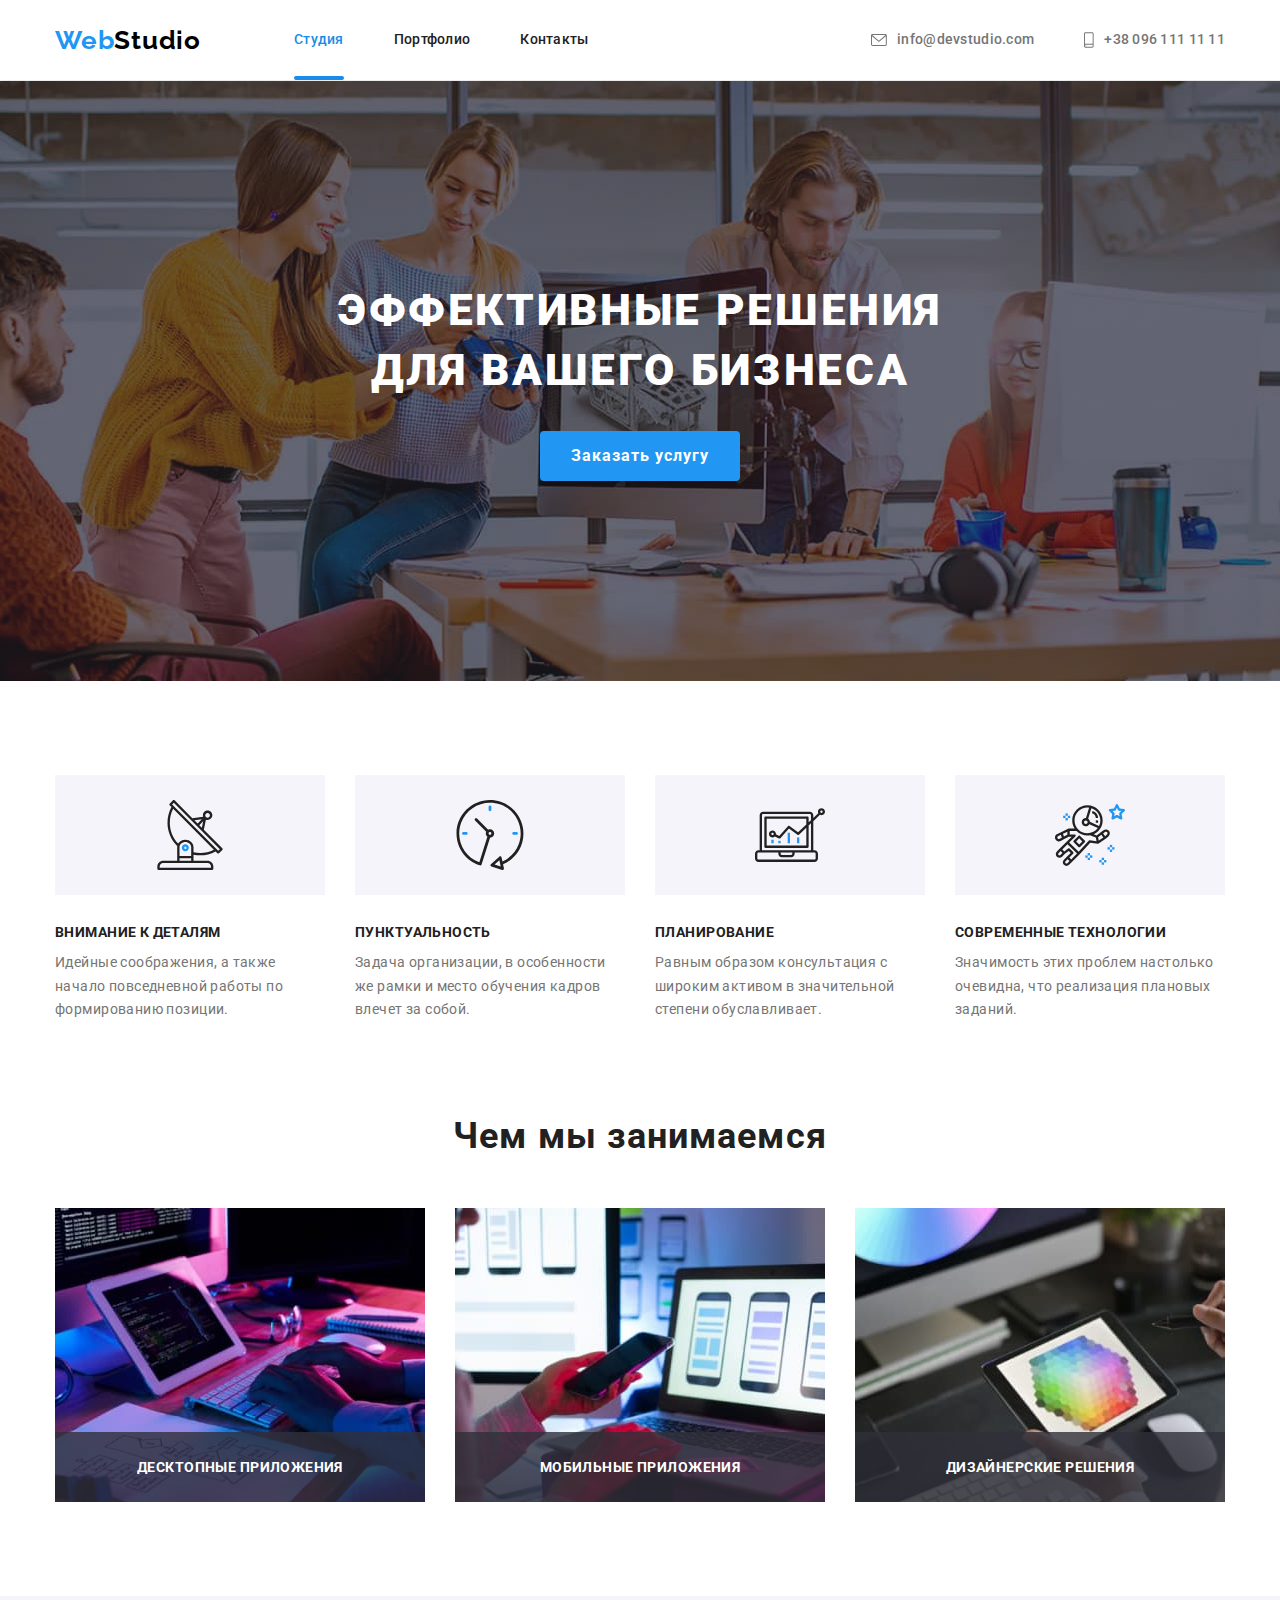
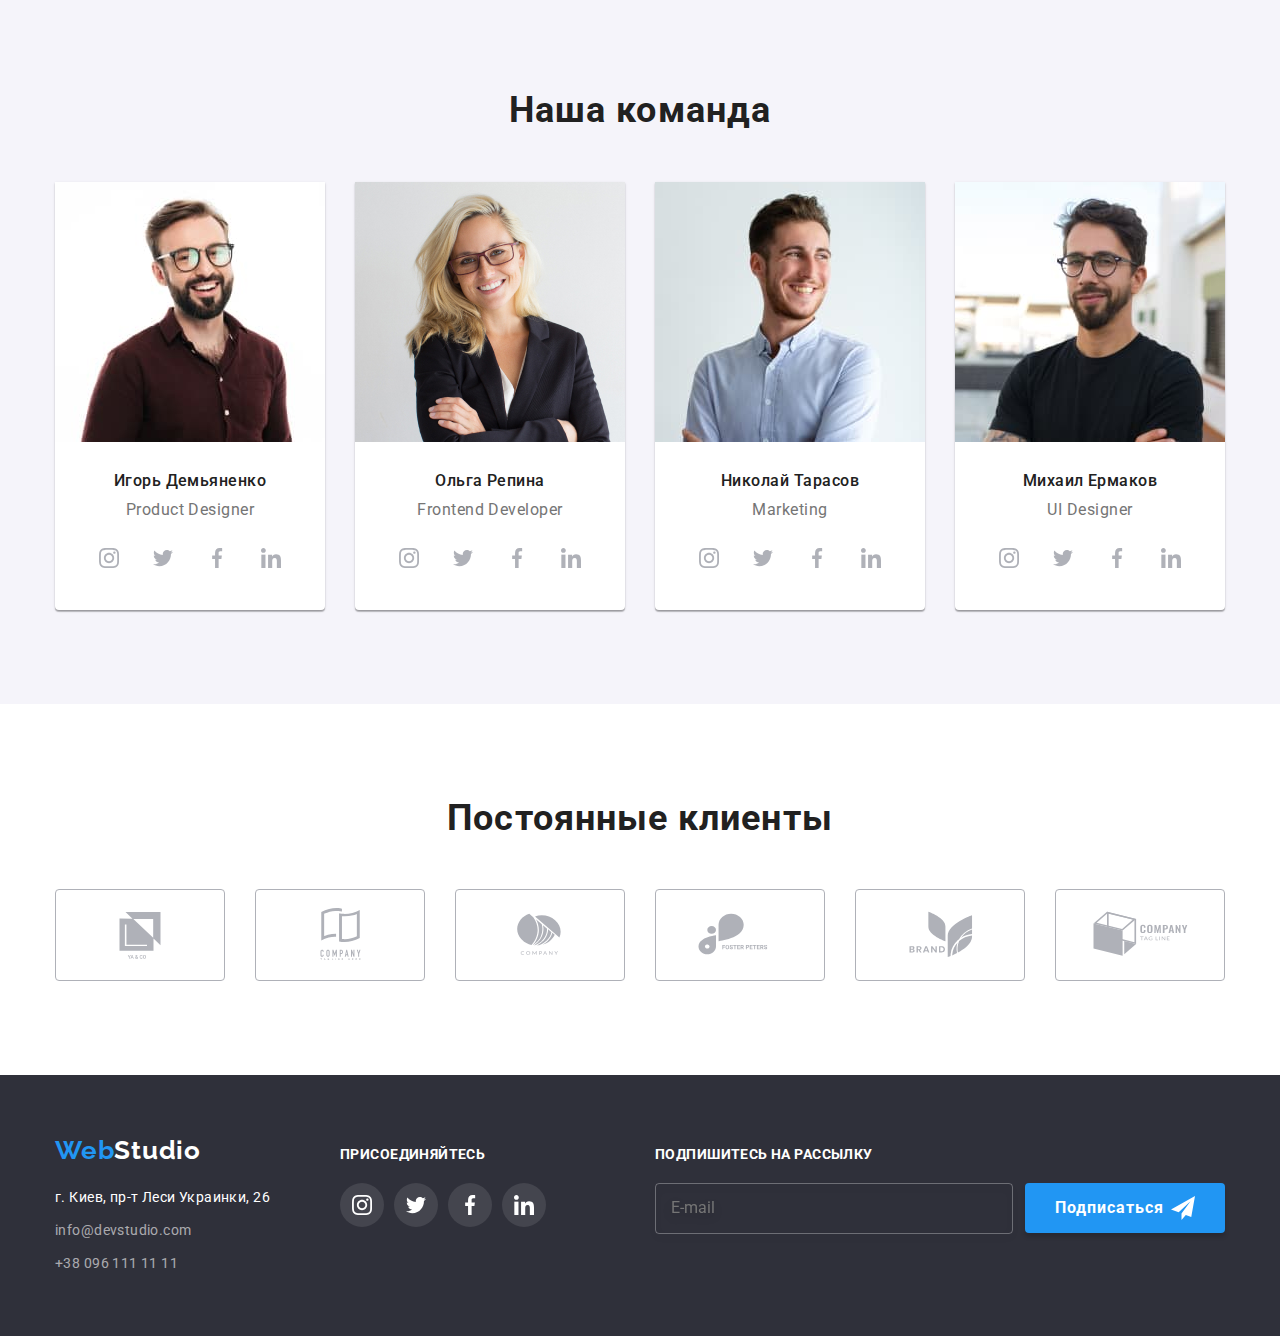
<file: index.html>
<!DOCTYPE html>
<html lang="ru">
  <head>
    <meta charset="UTF-8" />
    <meta http-equiv="X-UA-Compatible" content="IE=edge" />
    <meta name="viewport" content="width=device-width, initial-scale=1.0" />
    <title>Студия</title>
    <link rel="preconnect" href="https://fonts.googleapis.com" />
    <link rel="preconnect" href="https://fonts.gstatic.com" crossorigin />
    <link
      href="https://fonts.googleapis.com/css2?family=Raleway:wght@700&family=Roboto:wght@400;500;700;900&display=swap"
      rel="stylesheet"
    />
    <link rel="stylesheet" href="./css/main.min.css" />
  </head>
  <body>
    <header class="header">
      <div class="container">
        <div class="header-inner">
          <a class="logo" href="#"><span class="logo__web">Web</span>Studio</a>

          <button
            type="button"
            class="menu-botton"
            aria-expanded="false"
            aria-controls="menu-container"
            data-menu-button
          >
            <svg
              class="menu-icon"
              width="40px"
              height="40px"
              aria-label="Переключатель мобильного меню"
            >
              <use
                class="icon-close"
                href="./images/icons.svg#menu_close"
              ></use>
              <use class="icon-open" href="./images/icons.svg#menu_open"></use>
            </svg>
          </button>

          <div class="menu-container" id="menu-container" data-menu>
            <nav class="nav">
              <ul class="nav__list">
                <li class="nav__item">
                  <a class="nav__link nav__link--active" href="./index.html"
                    >Студия</a
                  >
                </li>
                <li class="nav__item">
                  <a class="nav__link" href="./portfolio.html">Портфолио</a>
                </li>
                <li class="nav__item">
                  <a class="nav__link" href="#">Контакты</a>
                </li>
              </ul>
            </nav>
            <ul class="contact">
              <li class="contact__item">
                <a class="contact__link" href="mailto:info@devstudio.com">
                  <svg class="contact__icon" width="16" height="12">
                    <use href="./images/icons.svg#mail  "></use>
                  </svg>
                  info@devstudio.com
                </a>
              </li>
              <li class="contact__item">
                <a class="contact__link" href="tel:+380961111111">
                  <svg class="contact__icon" width="10" height="16">
                    <use href="./images/icons.svg#tel"></use>
                  </svg>
                  +38 096 111 11 11</a
                >
              </li>
            </ul>
            <ul class="menu-social">
              <li class="menu-link">Instagram</li>
              <li class="menu-link">Twitter</li>
              <li class="menu-link">Facebook</li>
              <li class="menu-link">LinkedIn</li>
            </ul>
          </div>
        </div>
      </div>
    </header>

    <main>
      <section class="hero">
        <div class="container">
          <h1 class="hero__title">Эффективные решения для вашего бизнеса</h1>
          <button class="button" type="button" data-modal-open>
            Заказать услугу
          </button>
        </div>
      </section>

      <section class="section">
        <div class="container">
          <h2 class="visually-hidden">Ниши преимущества</h2>
          <ul class="info">
            <li class="info__item">
              <div class="info__icon-block">
                <svg class="info__icon">
                  <use href="./images/icons.svg#antenna"></use>
                </svg>
              </div>
              <h3 class="info__title">Внимание к деталям</h3>
              <p class="info__text">
                Идейные соображения, а также начало повседневной работы по
                формированию позиции.
              </p>
            </li>
            <li class="info__item">
              <div class="info__icon-block">
                <svg class="info__icon">
                  <use href="./images/icons.svg#clock"></use>
                </svg>
              </div>
              <h3 class="info__title">Пунктуальность</h3>
              <p class="info__text">
                Задача организации, в особенности же рамки и место обучения
                кадров влечет за собой.
              </p>
            </li>
            <li class="info__item">
              <div class="info__icon-block">
                <svg class="info__icon">
                  <use href="./images/icons.svg#diagram"></use>
                </svg>
              </div>
              <h3 class="info__title">Планирование</h3>
              <p class="info__text">
                Равным образом консультация с широким активом в значительной
                степени обуславливает.
              </p>
            </li>
            <li class="info__item">
              <div class="info__icon-block">
                <svg class="info__icon">
                  <use href="./images/icons.svg#astronaut"></use>
                </svg>
              </div>
              <h3 class="info__title">Современные технологии</h3>
              <p class="info__text">
                Значимость этих проблем настолько очевидна, что реализация
                плановых заданий.
              </p>
            </li>
          </ul>
        </div>
      </section>

      <section class="section section--nopaddingtop">
        <div class="container">
          <h2 class="doing__title">Чем мы занимаемся</h2>
          <ul class="doing">
            <li class="doing__item">
              <img
                width="370"
                srcset="./images/main1.jpg 1x, ./images/main1@2x.jpg 2x"
                src="./images/main1.jpg"
                alt="work pc"
              />
              <div class="doing__box">
                <p class="doing__text">Десктопные приложения</p>
              </div>
            </li>
            <li class="doing__item">
              <img
                width="370"
                srcset="./images/main2.jpg 1x, ./images/main2@2x.jpg 2x"
                src="./images/main2.jpg"
                alt="work phone"
              />
              <div class="doing__box">
                <p class="doing__text">Мобильные приложения</p>
              </div>
            </li>
            <li class="doing__item">
              <img
                width="370"
                srcset="./images/main3.jpg 1x, ./images/main3@2x.jpg 2x"
                src="./images/main3.jpg"
                alt="work tablet"
              />
              <div class="doing__box">
                <p class="doing__text">Дизайнерские решения</p>
              </div>
            </li>
          </ul>
        </div>
      </section>

      <section class="section section--otherbg">
        <div class="container">
          <h2 class="section__title">Наша команда</h2>
          <ul class="team">
            <li class="team__item">
              <div class="team__img-block">

               <picture >
                  <source srcset="./images/photo1_mobile.jpg 1x,
                  ./images/photo1_mobile@2x.jpg 2x" media="(max-width: 767px)">  
                  <source srcset="./images/photo1_tablet.jpg 1x,
                  ./images/photo1_tablet@2x.jpg 2x" media="(max-width: 1199px)">  
                  <source srcset="./images/photo1_desktop.jpg 1x,
                  ./images/photo1_desktop@2x.jpg 2x" media="(min-width: 1200px)">             
                  <img
                 class="team__img"
                    src="./images/photo1_mobile.jpg"
                    alt="Product Designe"
                  />
                </picture>
              </div>
              <div class="team__info">
                <h3 class="team__title">Игорь Демьяненко</h3>
                <p class="team__text">Product Designer</p>
                <ul class="footer__net">
                  <li>
                    <a class="network__link" href="#">
                      <svg class="network__icon">
                        <use href="./images/icons.svg#instagram"></use>
                      </svg>
                    </a>
                  </li>
                  <li>
                    <a class="network__link" href="#">
                      <svg class="network__icon">
                        <use href="./images/icons.svg#twitter"></use>
                      </svg>
                    </a>
                  </li>
                  <li>
                    <a class="network__link" href="#">
                      <svg class="network__icon">
                        <use href="./images/icons.svg#facebook"></use>
                      </svg>
                    </a>
                  </li>
                  <li>
                    <a class="network__link" href="#">
                      <svg class="network__icon">
                        <use href="./images/icons.svg#linkedin"></use>
                      </svg>
                    </a>
                  </li>
                </ul>
              </div>
            </li>
            <li class="team__item">
              <div class="team__img-block">
                <picture >
                  <source srcset="./images/photo2_mobile.jpg 1x,
                  ./images/photo2_mobile@2x.jpg 2x" media="(max-width: 767px)">  
                  <source srcset="./images/photo2_tablet.jpg 1x,
                  ./images/photo2_tablet@2x.jpg 2x" media="(max-width: 1199px)">  
                  <source srcset="./images/photo2_desktop.jpg 1x,
                  ./images/photo2_desktop@2x.jpg 2x" media="(min-width: 1200px)">             
                  <img
                   class="team__img"
                    src="./images/photo2_mobile.jpg"
                    alt="Frontend Developer"
                  />
                </picture>
              </div>
              <div class="team__info">
                <h3 class="team__title">Ольга Репина</h3>
                <p class="team__text">Frontend Developer</p>
                <ul class="footer__net">
                  <li>
                    <a class="network__link" href="#">
                      <svg class="network__icon">
                        <use href="./images/icons.svg#instagram"></use>
                      </svg>
                    </a>
                  </li>
                  <li>
                    <a class="network__link" href="#">
                      <svg class="network__icon">
                        <use href="./images/icons.svg#twitter"></use>
                      </svg>
                    </a>
                  </li>
                  <li>
                    <a class="network__link" href="#">
                      <svg class="network__icon">
                        <use href="./images/icons.svg#facebook"></use>
                      </svg>
                    </a>
                  </li>
                  <li>
                    <a class="network__link" href="#">
                      <svg class="network__icon">
                        <use href="./images/icons.svg#linkedin"></use>
                      </svg>
                    </a>
                  </li>
                </ul>
              </div>
            </li>
            <li class="team__item">
              <div class="team__img-block">

               <picture >
                  <source srcset="./images/photo3_mobile.jpg 1x,
                  ./images/photo3_mobile@2x.jpg 2x" media="(max-width: 767px)">  
                  <source srcset="./images/photo3_tablet.jpg 1x,
                  ./images/photo3_tablet@2x.jpg 2x" media="(max-width: 1199px)">  
                  <source srcset="./images/photo3_desktop.jpg 1x,
                  ./images/photo3_desktop@2x.jpg 2x" media="(min-width: 1200px)">             
                  <img
                   class="team__img"
                    src="./images/photo3_mobile.jpg"
                    alt="Marketing"
                  />
                </picture>
               
              </div>
              <div class="team__info">
                <h3 class="team__title">Николай Тарасов</h3>
                <p class="team__text">Marketing</p>
                <ul class="footer__net">
                  <li>
                    <a class="network__link" href="#">
                      <svg class="network__icon">
                        <use href="./images/icons.svg#instagram"></use>
                      </svg>
                    </a>
                  </li>
                  <li>
                    <a class="network__link" href="#">
                      <svg class="network__icon">
                        <use href="./images/icons.svg#twitter"></use>
                      </svg>
                    </a>
                  </li>
                  <li>
                    <a class="network__link" href="#">
                      <svg class="network__icon">
                        <use href="./images/icons.svg#facebook"></use>
                      </svg>
                    </a>
                  </li>
                  <li>
                    <a class="network__link" href="#">
                      <svg class="network__icon">
                        <use href="./images/icons.svg#linkedin"></use>
                      </svg>
                    </a>
                  </li>
                </ul>
              </div>
            </li>
            <li class="team__item">
              <div class="team__img-block">

               <picture>
                  <source srcset="./images/photo4_mobile.jpg 1x,
                  ./images/photo4_mobile@2x.jpg 2x" media="(max-width: 767px)">  
                  <source srcset="./images/photo4_tablet.jpg 1x,
                  ./images/photo4_tablet@2x.jpg 2x" media="(max-width: 1199px)">  
                  <source srcset="./images/photo4_desktop.jpg 1x,
                  ./images/photo4_desktop@2x.jpg 2x" media="(min-width: 1200px)">             
                  <img
                    class="team__img"
                    src="./images/photo4_mobile.jpg"
                    alt="UI Designer"
                  />
                </picture>

              </div>
              <div class="team__info">
                <h3 class="team__title">Михаил Ермаков</h3>
                <p class="team__text">UI Designer</p>

                <ul class="footer__net">
                  <li>
                    <a class="network__link" href="#">
                      <svg class="network__icon">
                        <use href="./images/icons.svg#instagram"></use>
                      </svg>
                    </a>
                  </li>
                  <li>
                    <a class="network__link" href="#">
                      <svg class="network__icon">
                        <use href="./images/icons.svg#twitter"></use>
                      </svg>
                    </a>
                  </li>
                  <li>
                    <a class="network__link" href="#">
                      <svg class="network__icon">
                        <use href="./images/icons.svg#facebook"></use>
                      </svg>
                    </a>
                  </li>
                  <li>
                    <a class="network__link" href="#">
                      <svg class="network__icon">
                        <use href="./images/icons.svg#linkedin"></use>
                      </svg>
                    </a>
                  </li>
                </ul>
              </div>
            </li>
          </ul>
        </div>
      </section>

      <section class="section">
        <div class="container">
          <h2 class="section__title">Постоянные клиенты</h2>
          <div class="company">
            <ul class="company__list">
              <li class="company__item">
                <a class="company__link" href="#">
                  <svg class="company__icon">
                    <use href="./images/icons.svg#company1"></use>
                  </svg>
                </a>
              </li>
              <li class="company__item">
                <a class="company__link" href="#">
                  <svg class="company__icon">
                    <use href="./images/icons.svg#company2"></use>
                  </svg>
                </a>
              </li>
              <li class="company__item">
                <a class="company__link" href="#">
                  <svg class="company__icon">
                    <use href="./images/icons.svg#company3"></use>
                  </svg>
                </a>
              </li>
              <li class="company__item">
                <a class="company__link" href="#"
                  ><svg class="company__icon">
                    <use href="./images/icons.svg#company4"></use>
                  </svg>
                </a>
              </li>
              <li  class="company__item">
                <a class="company__link" href="#"
                  ><svg class="company__icon">
                    <use href="./images/icons.svg#company5"></use>
                  </svg>
                </a>
              </li>
              <li class="company__item">
                <a class="company__link" href="#"
                  ><svg class="company__icon">
                    <use href="./images/icons.svg#company6"></use>
                  </svg>
                </a>
              </li>
            </ul>
          </div>
        </div>
      </section>
    </main>

    <footer class="footer">
      <div class="container content">
        <div class="footer__info">
          <div class="footer__content">
            <a class="logo-footer" href="#"
              ><span class="web">Web</span>Studio</a
            >
            <address>
              <ul class="address">
                <li class="address__footer">
                  <a
                    class="address__link"
                    href="https://goo.gl/maps/WDw2HMy2bMc1PJCF8"
                    >г. Киев, пр-т Леси Украинки, 26</a
                  >
                </li>
                <li class="address__footer">
                  <a class="footer-contact" href="mailto:info@devstudio.com"
                    >info@devstudio.com</a
                  >
                </li>
                <li>
                  <a class="footer-contact" href="tel:+380961111111"
                    >+38 096 111 11 11</a
                  >
                </li>
              </ul>
            </address>
          </div>
          <div class="footer__social">
            <h3 class="footer__text">присоединяйтесь</h3>
            <ul class="footer__net network">
              <li class="network__item">
                <a class="network__link footer-network__link" href="#">
                  <svg class="network__icon footer-network__icon">
                    <use href="./images/icons.svg#instagram"></use>
                  </svg>
                </a>
              </li>
              <li class="network__item">
                <a class="network__link footer-network__link" href="#">
                  <svg class="network__icon footer-network__icon">
                    <use href="./images/icons.svg#twitter"></use>
                  </svg>
                </a>
              </li>
              <li class="network__item">
                <a class="network__link footer-network__link" href="#">
                  <svg class="network__icon footer-network__icon">
                    <use href="./images/icons.svg#facebook"></use>
                  </svg>
                </a>
              </li>
              <li class="network__item">
                <a class="network__link footer-network__link" href="#">
                  <svg class="network__icon footer-network__icon">
                    <use href="./images/icons.svg#linkedin"></use>
                  </svg>
                </a>
              </li>
            </ul>
          </div>
        </div>
        <div class="sent">
          <form class="sent__footer">
            <h2 class="sent__text">Подпишитесь на рассылку</h2>
            <div class="sent__space">
              <input
                class="sent__box"
                type="email"
                name="sent_mail"
                placeholder="E-mail"
              />
              <button class="button sent__btn" type="submit">
                <span>Подписаться</span>
                <svg class="sent__img" width="24" height="24">
                  <use href="./images/icons.svg#sent"></use>
                </svg>
              </button>
            </div>
          </form>
        </div>
      </div>
    </footer>

    <div class="backdrop is-hidden" data-modal>
      <div class="modal">
        <button class="modal__close" type="button" data-modal-close>
          <svg class="modal__btn" width="18" height="18">
            <use href="./images/icons.svg#close-black"></use>
          </svg>
        </button>

        <p class="modal__header">Оставьте свои данные, мы вам перезвоним</p>

        <form class="form">
          <div class="form__field">
            <label class="form__label" for="name">Имя</label>
            <input class="form__input" id="name" type="text" name="name" />
            <svg class="form__svg">
              <use href="./images/icons.svg#input_name"></use>
            </svg>
          </div>

          <div class="form__field">
            <label class="form__label" for="tel">Телефон</label>
            <input class="form__input" id="tel" type="tel" name="tel" />
            <svg class="form__svg">
              <use href="./images/icons.svg#input_phone"></use>
            </svg>
          </div>

          <div class="form__field">
            <label class="form__label" for="mail">Почта</label>
            <input class="form__input" id="mail" type="email" name="email" />
            <svg class="form__svg">
              <use href="./images/icons.svg#input_email"></use>
            </svg>
          </div>

          <div class="form__field">
            <label class="form__label" for="comment">Комментарий</label>
            <textarea
              class="form__textarea"
              name="comment"
              id="comment"
              placeholder="Введите текст"
            ></textarea>
          </div>

          <div class="form__check">
            <label class="form__checkbox-label">
              <input
                class="form__checkbox-input"
                type="checkbox"
                name="topic"
              />
              <span class="form__icon">
                <svg class="form__ckeck-svg" width="14" height="15">
                  <use href="./images/icons.svg#icon_check"></use>
                </svg>
              </span>
              Соглашаюсь с рассылкой и принимаю
              <a class="form__link" href="#"> Условия договора</a>
            </label>
          </div>

          <button class="button modal__button" type="submit">Отправить</button>
        </form>
      </div>
    </div>

    <script src="./js/mobile-menu.js"></script>
    <script src="./js/modal.js"></script>
  </body>
</html>
</file>
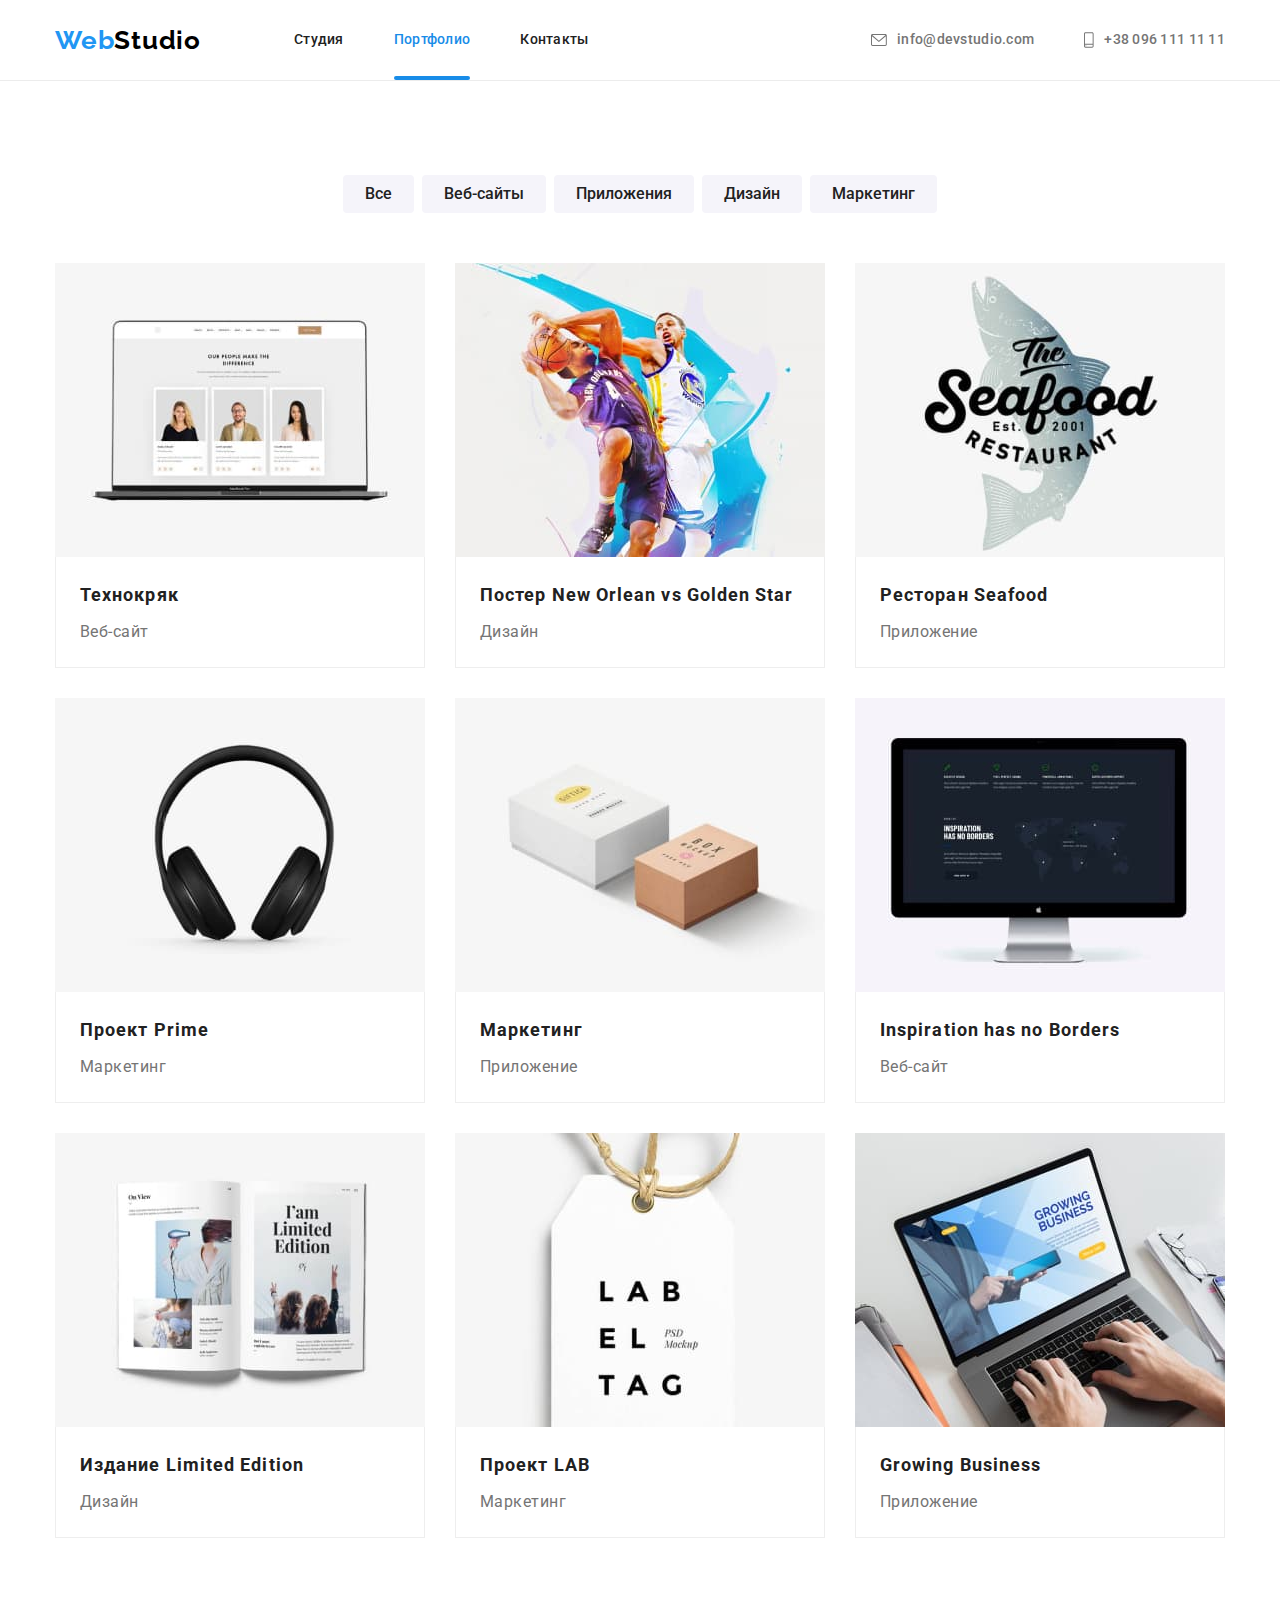
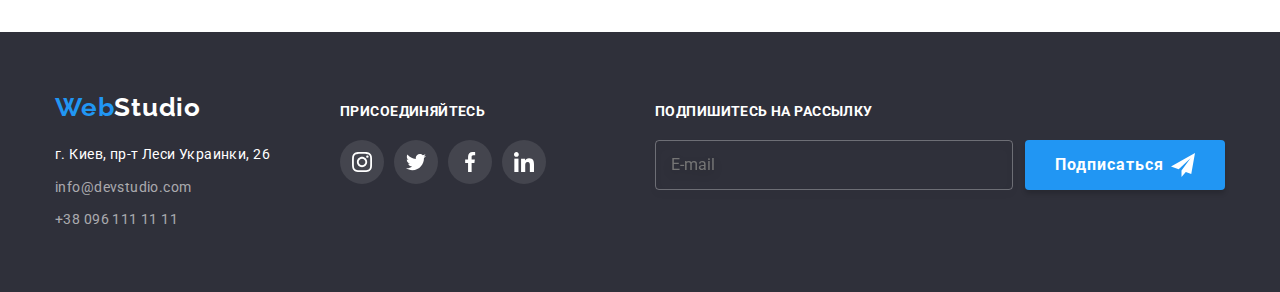
<file: portfolio.html>
<!DOCTYPE html>
<html lang="ru">
  <head>
    <meta charset="UTF-8" />
    <meta http-equiv="X-UA-Compatible" content="IE=edge" />
    <meta name="viewport" content="width=device-width, initial-scale=1.0" />
    <title>Портфолио</title>
    <link rel="preconnect" href="https://fonts.googleapis.com" />
    <link rel="preconnect" href="https://fonts.gstatic.com" crossorigin />
    <link
      href="https://fonts.googleapis.com/css2?family=Raleway:wght@700&family=Roboto:wght@400;500;700;900&display=swap"
      rel="stylesheet"
    />
    <link rel="stylesheet" href="./css/main.min.css" />
  </head>
  <body>
    <header class="header">
      <div class="container">
        <div class="header-inner">
          <a class="logo" href="#"><span class="logo__web">Web</span>Studio</a>

          <button
            type="button"
            class="menu-botton"
            aria-expanded="false"
            aria-controls="menu-container"
            data-menu-button
          >
            <svg
              class="menu-icon"
              width="40px"
              height="40px"
              aria-label="Переключатель мобильного меню"
            >
              <use
                class="icon-close"
                href="./images/icons.svg#menu_close"
              ></use>
              <use class="icon-open" href="./images/icons.svg#menu_open"></use>
            </svg>
          </button>

          <div class="menu-container" id="menu-container" data-menu>
            <nav class="nav">
              <ul class="nav__list">
                <li class="nav__item">
                  <a class="nav__link" href="./index.html">Студия</a>
                </li>
                <li class="nav__item">
                  <a class="nav__link nav__link--active" href="./portfolio.html"
                    >Портфолио</a
                  >
                </li>
                <li class="nav__item">
                  <a class="nav__link" href="#">Контакты</a>
                </li>
              </ul>
            </nav>
            <ul class="contact">
              <li class="contact__item">
                <a class="contact__link" href="mailto:info@devstudio.com">
                  <svg class="contact__icon" width="16" height="12">
                    <use href="./images/icons.svg#mail  "></use>
                  </svg>
                  info@devstudio.com
                </a>
              </li>
              <li class="contact__item">
                <a class="contact__link" href="tel:+380961111111">
                  <svg class="contact__icon" width="10" height="16">
                    <use href="./images/icons.svg#tel"></use>
                  </svg>
                  +38 096 111 11 11</a
                >
              </li>
            </ul>
            <ul class="menu-social">
              <li class="menu-link">Instagram</li>
              <li class="menu-link">Twitter</li>
              <li class="menu-link">Facebook</li>
              <li class="menu-link">LinkedIn</li>
            </ul>
          </div>
        </div>
      </div>
    </header>

    <main>
      <section class="section">
        <div class="container">
          <h1 class="visually-hidden">Портфолио</h1>
          <ul class="filters">
            <li class="filters__item">
              <button type="button" class="filters__button">Все</button>
            </li>
            <li class="filters__item">
              <button type="button" class="filters__button">Веб-сайты</button>
            </li>
            <li class="filters__item">
              <button type="button" class="filters__button">Приложения</button>
            </li>
            <li class="filters__item">
              <button type="button" class="filters__button">Дизайн</button>
            </li>
            <li class="filters__item">
              <button type="button" class="filters__button">Маркетинг</button>
            </li>
          </ul>

          <ul class="portfolio">
            <li class="portfolio__item">
              <a class="portfolio__link" href="#">
                <div class="ovarlay">
                  <div class="portfolio__img-block">
                    <picture>
                      <source
                        srcset="
                          ./images/img1_mobile.jpg    1x,
                          ./images/img1_mobile@2x.jpg 2x
                        "
                        media="(max-width: 767px)"
                      />
                      <source
                        srcset="
                          ./images/img1_tablet.jpg    1x,
                          ./images/img1_tablet@2x.jpg 2x
                        "
                        media="(max-width: 1199px)"
                      />
                      <source
                        srcset="
                          ./images/img1_desktop.jpg    1x,
                          ./images/img1_desktop@2x.jpg 2x
                        "
                        media="(min-width: 1200px)"
                      />
                      <img src="./images/img1_mobile.jpg"  class="portfolio__img" alt="Технокряк" />
                    </picture>
                  </div>
                  <div class="overlay-text">
                    Ресурс предлагает комплексные предложения с разным уровнем
                    функционала и сервисов. Все это позволит посетителю получить
                    исчерпывающие сведения о компании или частном лице.
                  </div>
                </div>
                <div class="portfolio__description">
                  <h2 class="portfolio__name">Технокряк</h2>
                  <p class="portfolio__group">Веб-сайт</p>
                </div>
              </a>
            </li>
            <li class="portfolio__item">
              <a class="portfolio__link" href="#">
                <div class="ovarlay">
                  <div class="portfolio__img-block">
                    <picture>
                      <source
                        srcset="
                          ./images/img2_mobile.jpg    1x,
                          ./images/img2_mobile@2x.jpg 2x
                        "
                        media="(max-width: 767px)"
                      />
                      <source
                        srcset="
                          ./images/img2_tablet.jpg    1x,
                          ./images/img2_tablet@2x.jpg 2x
                        "
                        media="(max-width: 1199px)"
                      />
                      <source
                        srcset="
                          ./images/img2_desktop.jpg    1x,
                          ./images/img2_desktop@2x.jpg 2x
                        "
                        media="(min-width: 1200px)"
                      />
                      <img src="./images/img2_mobile.jpg" class="portfolio__img" alt="Дизайн" />
                    </picture>
                  </div>
                  <div class="overlay-text">
                    Ресурс предлагает комплексные предложения с разным уровнем
                    функционала и сервисов. Все это позволит посетителю получить
                    исчерпывающие сведения о компании или частном лице.
                  </div>
                </div>
                <div class="portfolio__description">
                  <h2 class="portfolio__name">
                    Постер New Orlean vs Golden Star
                  </h2>
                  <p class="portfolio__group">Дизайн</p>
                </div>
              </a>
            </li>
            <li class="portfolio__item">
              <a class="portfolio__link" href="#">
                <div class="ovarlay">
                  <div class="portfolio__img-block">
                    <picture>
                      <source
                        srcset="
                          ./images/img3_mobile.jpg    1x,
                          ./images/img3_mobile@2x.jpg 2x
                        "
                        media="(max-width: 767px)"
                      />
                      <source
                        srcset="
                          ./images/img3_tablet.jpg    1x,
                          ./images/img3_tablet@2x.jpg 2x
                        "
                        media="(max-width: 1199px)"
                      />
                      <source
                        srcset="
                          ./images/img3_desktop.jpg    1x,
                          ./images/img3_desktop@2x.jpg 2x
                        "
                        media="(min-width: 1200px)"
                      />
                      <img class="portfolio__img"
                        src="./images/img3_mobile.jpg"
                        alt="Ресторан Seafood"
                      />
                    </picture>
                  </div>
                  <div class="overlay-text">
                    Ресурс предлагает комплексные предложения с разным уровнем
                    функционала и сервисов. Все это позволит посетителю получить
                    исчерпывающие сведения о компании или частном лице.
                  </div>
                </div>
                <div class="portfolio__description">
                  <h2 class="portfolio__name">Ресторан Seafood</h2>
                  <p class="portfolio__group">Приложение</p>
                </div>
              </a>
            </li>
            <li class="portfolio__item">
              <a class="portfolio__link" href="#">
                <div class="ovarlay">
                  <div class="portfolio__img-block">
                    <picture>
                      <source
                        srcset="
                          ./images/img4_mobile.jpg    1x,
                          ./images/img4_mobile@2x.jpg 2x
                        "
                        media="(max-width: 767px)"
                      />
                      <source
                        srcset="
                          ./images/img4_tablet.jpg    1x,
                          ./images/img4_tablet@2x.jpg 2x
                        "
                        media="(max-width: 1199px)"
                      />
                      <source
                        srcset="
                          ./images/img4_desktop.jpg    1x,
                          ./images/img4_desktop@2x.jpg 2x
                        "
                        media="(min-width: 1200px)"
                      />
                      <img class="portfolio__img" src="./images/img4_mobile.jpg" alt="Проект Prime" />
                    </picture>
                  </div>
                  <div class="overlay-text">
                    Ресурс предлагает комплексные предложения с разным уровнем
                    функционала и сервисов. Все это позволит посетителю получить
                    исчерпывающие сведения о компании или частном лице.
                  </div>
                </div>
                <div class="portfolio__description">
                  <h2 class="portfolio__name">Проект Prime</h2>
                  <p class="portfolio__group">Маркетинг</p>
                </div>
              </a>
            </li>
            <li class="portfolio__item">
              <a class="portfolio__link" href="#">
                <div class="ovarlay">
                  <div class="portfolio__img-block">
                    <picture>
                      <source
                        srcset="
                          ./images/img5_mobile.jpg    1x,
                          ./images/img5_mobile@2x.jpg 2x
                        "
                        media="(max-width: 767px)"
                      />
                      <source
                        srcset="
                          ./images/img5_tablet.jpg    1x,
                          ./images/img5_tablet@2x.jpg 2x
                        "
                        media="(max-width: 1199px)"
                      />
                      <source
                        srcset="
                          ./images/img5_desktop.jpg    1x,
                          ./images/img5_desktop@2x.jpg 2x
                        "
                        media="(min-width: 1200px)"
                      />
                      <img class="portfolio__img" src="./images/img5_mobile.jpg" alt="Маркетинг" />
                    </picture>
                  </div>
                  <div class="overlay-text">
                    Ресурс предлагает комплексные предложения с разным уровнем
                    функционала и сервисов. Все это позволит посетителю получить
                    исчерпывающие сведения о компании или частном лице.
                  </div>
                </div>
                <div class="portfolio__description">
                  <h2 class="portfolio__name">Маркетинг</h2>
                  <p class="portfolio__group">Приложение</p>
                </div>
              </a>
            </li>
            <li class="portfolio__item">
              <a class="portfolio__link" href="#">
                <div class="ovarlay">
                  <div class="portfolio__img-block">
                     <picture>
                        <source srcset="./images/img6_mobile.jpg 1x,
                        ./images/img6_mobile@2x.jpg 2x" media="(max-width: 767px)">  
                        <source srcset="./images/img6_tablet.jpg 1x,
                        ./images/img6_tablet@2x.jpg 2x" media="(max-width: 1199px)">  
                        <source srcset="./images/img6_desktop.jpg 1x,
                        ./images/img6_desktop@2x.jpg 2x" media="(min-width: 1200px)">             
                        <img   class="portfolio__img"                       
                          src="./images/img6_mobile.jpg"
                          alt="Inspiration has no Borders"
                        />
                      </picture>
                  </div>
                  <div class="overlay-text">
                    Ресурс предлагает комплексные предложения с разным уровнем
                    функционала и сервисов. Все это позволит посетителю получить
                    исчерпывающие сведения о компании или частном лице.
                  </div>
                </div>
                <div class="portfolio__description">
                  <h2 class="portfolio__name">Inspiration has no Borders</h2>
                  <p class="portfolio__group">Веб-сайт</p>
                </div>
              </a>
            </li>
            <li class="portfolio__item">
              <a class="portfolio__link" href="#">
                <div class="ovarlay">
                  <div class="portfolio__img-block">
                     <picture>
                        <source srcset="./images/img7_mobile.jpg 1x,
                        ./images/img7_mobile@2x.jpg 2x" media="(max-width: 767px)">  
                        <source srcset="./images/img7_tablet.jpg 1x,
                        ./images/img7_tablet@2x.jpg 2x" media="(max-width: 1199px)">  
                        <source srcset="./images/img7_desktop.jpg 1x,
                        ./images/img7_desktop@2x.jpg 2x" media="(min-width: 1200px)">             
                        <img
                          class="portfolio__img"
                          src="./images/img7_mobile.jpg"
                          alt="Издание Limited Edition"
                        />
                      </picture>
                  </div>
                  <div class="overlay-text">
                    Ресурс предлагает комплексные предложения с разным уровнем
                    функционала и сервисов. Все это позволит посетителю получить
                    исчерпывающие сведения о компании или частном лице.
                  </div>
                </div>
                <div class="portfolio__description">
                  <h2 class="portfolio__name">Издание Limited Edition</h2>
                  <p class="portfolio__group">Дизайн</p>
                </div>
              </a>
            </li>
            <li class="portfolio__item">
              <a class="portfolio__link" href="#">
                <div class="ovarlay">
                  <div class="portfolio__img-block">
                     <picture>
                        <source srcset="./images/img8_mobile.jpg 1x,
                        ./images/img8_mobile@2x.jpg 2x" media="(max-width: 767px)">  
                        <source srcset="./images/img8_tablet.jpg 1x,
                        ./images/img8_tablet@2x.jpg 2x" media="(max-width: 1199px)">  
                        <source srcset="./images/img8_desktop.jpg 1x,
                        ./images/img8_desktop@2x.jpg 2x" media="(min-width: 1200px)">             
                        <img
                          class="portfolio__img"
                          src="./images/img8_mobile.jpg"
                          alt="Проект LAB"
                        />
                      </picture>                    
                  </div>
                  <div class="overlay-text">
                    Ресурс предлагает комплексные предложения с разным уровнем
                    функционала и сервисов. Все это позволит посетителю получить
                    исчерпывающие сведения о компании или частном лице.
                  </div>
                </div>
                <div class="portfolio__description">
                  <h2 class="portfolio__name">Проект LAB</h2>
                  <p class="portfolio__group">Маркетинг</p>
                </div>
              </a>
            </li>
            <li class="portfolio__item">
              <a class="portfolio__link" href="#">
                <div class="ovarlay">
                  <div class="portfolio__img-block">
                     <picture>
                        <source srcset="./images/img9_mobile.jpg 1x,
                        ./images/img9_mobile@2x.jpg 2x" media="(max-width: 767px)">  
                        <source srcset="./images/img9_tablet.jpg 1x,
                        ./images/img9_tablet@2x.jpg 2x" media="(max-width: 1199px)">  
                        <source srcset="./images/img9_desktop.jpg 1x,
                        ./images/img9_desktop@2x.jpg 2x" media="(min-width: 1200px)">             
                        <img
                          class="portfolio__img"
                          src="./images/img9_mobile.jpg"
                          alt="Growing Business"
                        />
                      </picture>                   
                  </div>
                  <div class="overlay-text">
                    Ресурс предлагает комплексные предложения с разным уровнем
                    функционала и сервисов. Все это позволит посетителю получить
                    исчерпывающие сведения о компании или частном лице.
                  </div>
                </div>
                <div class="portfolio__description">
                  <h2 class="portfolio__name">Growing Business</h2>
                  <p class="portfolio__group">Приложение</p>
                </div>
              </a>
            </li>
          </ul>
        </div>
      </section>
    </main>

    <footer class="footer">
      <div class="container content">
        <div class="footer__info">
          <div class="footer__content">
            <a class="logo-footer" href="#"
              ><span class="web">Web</span>Studio</a
            >
            <address>
              <ul class="address">
                <li class="address__footer">
                  <a
                    class="address__link"
                    href="https://goo.gl/maps/WDw2HMy2bMc1PJCF8"
                    >г. Киев, пр-т Леси Украинки, 26</a
                  >
                </li>
                <li class="address__footer">
                  <a class="footer-contact" href="mailto:info@devstudio.com"
                    >info@devstudio.com</a
                  >
                </li>
                <li>
                  <a class="footer-contact" href="tel:+380961111111"
                    >+38 096 111 11 11</a
                  >
                </li>
              </ul>
            </address>
          </div>
          <div class="footer__social">
            <h3 class="footer__text">присоединяйтесь</h3>
            <ul class="footer__net network">
              <li class="network__item">
                <a class="network__link footer-network__link" href="#">
                  <svg class="network__icon footer-network__icon">
                    <use href="./images/icons.svg#instagram"></use>
                  </svg>
                </a>
              </li>
              <li class="network__item">
                <a class="network__link footer-network__link" href="#">
                  <svg class="network__icon footer-network__icon">
                    <use href="./images/icons.svg#twitter"></use>
                  </svg>
                </a>
              </li>
              <li class="network__item">
                <a class="network__link footer-network__link" href="#">
                  <svg class="network__icon footer-network__icon">
                    <use href="./images/icons.svg#facebook"></use>
                  </svg>
                </a>
              </li>
              <li class="network__item">
                <a class="network__link footer-network__link" href="#">
                  <svg class="network__icon footer-network__icon">
                    <use href="./images/icons.svg#linkedin"></use>
                  </svg>
                </a>
              </li>
            </ul>
          </div>
        </div>
        <div class="sent">
          <form class="sent__footer">
            <h2 class="sent__text">Подпишитесь на рассылку</h2>
            <div class="sent__space">
              <input
                class="sent__box"
                type="email"
                name="sent_mail"
                placeholder="E-mail"
              />
              <button class="button sent__btn" type="submit">
                <span>Подписаться</span>
                <svg class="sent__img" width="24" height="24">
                  <use href="./images/icons.svg#sent"></use>
                </svg>
              </button>
            </div>
          </form>
        </div>
      </div>
    </footer>

    <script src="./js/mobile-menu.js"></script>
  </body>
</html>
</file>
<file: css/main.min.css>
/*! modern-normalize v1.1.0 | MIT License | https://github.com/sindresorhus/modern-normalize */
/*
Document
========
*/
/**
Use a better box model (opinionated).
*/
*,
::before,
::after {
  box-sizing: border-box;
}

/**
Use a more readable tab size (opinionated).
*/
html {
  -moz-tab-size: 4;
  -o-tab-size: 4;
     tab-size: 4;
}

/**
1. Correct the line height in all browsers.
2. Prevent adjustments of font size after orientation changes in iOS.
*/
html {
  line-height: 1.15;
  /* 1 */
  -webkit-text-size-adjust: 100%;
  /* 2 */
}

/*
Sections
========
*/
/**
Remove the margin in all browsers.
*/
body {
  margin: 0;
}

/**
Improve consistency of default fonts in all browsers. (https://github.com/sindresorhus/modern-normalize/issues/3)
*/
body {
  font-family: system-ui, -apple-system, "Segoe UI", Roboto, Helvetica, Arial, sans-serif, "Apple Color Emoji", "Segoe UI Emoji";
}

/*
Grouping content
================
*/
/**
1. Add the correct height in Firefox.
2. Correct the inheritance of border color in Firefox. (https://bugzilla.mozilla.org/show_bug.cgi?id=190655)
*/
hr {
  height: 0;
  /* 1 */
  color: inherit;
  /* 2 */
}

/*
Text-level semantics
====================
*/
/**
Add the correct text decoration in Chrome, Edge, and Safari.
*/
abbr[title] {
  -webkit-text-decoration: underline dotted;
          text-decoration: underline dotted;
}

/**
Add the correct font weight in Edge and Safari.
*/
b,
strong {
  font-weight: bolder;
}

/**
1. Improve consistency of default fonts in all browsers. (https://github.com/sindresorhus/modern-normalize/issues/3)
2. Correct the odd 'em' font sizing in all browsers.
*/
code,
kbd,
samp,
pre {
  font-family: ui-monospace, SFMono-Regular, Consolas, "Liberation Mono", Menlo, monospace;
  /* 1 */
  font-size: 1em;
  /* 2 */
}

/**
Add the correct font size in all browsers.
*/
small {
  font-size: 80%;
}

/**
Prevent 'sub' and 'sup' elements from affecting the line height in all browsers.
*/
sub,
sup {
  font-size: 75%;
  line-height: 0;
  team__position: relative;
  vertical-align: baseline;
}

sub {
  bottom: -0.25em;
}

sup {
  top: -0.5em;
}

/*
Tabular data
============
*/
/**
1. Remove text indentation from table contents in Chrome and Safari. (https://bugs.chromium.org/p/chromium/issues/detail?id=999088, https://bugs.webkit.org/show_bug.cgi?id=201297)
2. Correct table border color inheritance in all Chrome and Safari. (https://bugs.chromium.org/p/chromium/issues/detail?id=935729, https://bugs.webkit.org/show_bug.cgi?id=195016)
*/
table {
  text-indent: 0;
  /* 1 */
  border-color: inherit;
  /* 2 */
}

/*
Forms
=====
*/
/**
1. Change the font styles in all browsers.
2. Remove the margin in Firefox and Safari.
*/
button,
input,
optgroup,
select,
textarea {
  font-family: inherit;
  /* 1 */
  font-size: 100%;
  /* 1 */
  line-height: 1.15;
  /* 1 */
  margin: 0;
  /* 2 */
}

/**
Remove the inheritance of text transform in Edge and Firefox.
1. Remove the inheritance of text transform in Firefox.
*/
button,
select {
  /* 1 */
  text-transform: none;
}

/**
Correct the inability to style clickable types in iOS and Safari.
*/
button,
[type=button],
[type=reset],
[type=submit] {
  -webkit-appearance: button;
}

/**
Remove the inner border and padding in Firefox.
*/
::-moz-focus-inner {
  border-style: none;
  padding: 0;
}

/**
Restore the focus styles unset by the previous rule.
*/
:-moz-focusring {
  outline: 1px dotted ButtonText;
}

/**
Remove the additional ':invalid' styles in Firefox.
See: https://github.com/mozilla/gecko-dev/blob/2f9eacd9d3d995c937b4251a5557d95d494c9be1/layout/style/res/forms.css#L728-L737
*/
:-moz-ui-invalid {
  box-shadow: none;
}

/**
Remove the padding so developers are not caught out when they zero out 'fieldset' elements in all browsers.
*/
legend {
  padding: 0;
}

/**
Add the correct vertical alignment in Chrome and Firefox.
*/
progress {
  vertical-align: baseline;
}

/**
Correct the cursor style of increment and decrement buttons in Safari.
*/
::-webkit-inner-spin-button,
::-webkit-outer-spin-button {
  height: auto;
}

/**
1. Correct the odd appearance in Chrome and Safari.
2. Correct the outline style in Safari.
*/
[type=search] {
  -webkit-appearance: textfield;
  /* 1 */
  outline-offset: -2px;
  /* 2 */
}

/**
Remove the inner padding in Chrome and Safari on macOS.
*/
::-webkit-search-decoration {
  -webkit-appearance: none;
}

/**
1. Correct the inability to style clickable types in iOS and Safari.
2. Change font properties to 'inherit' in Safari.
*/
::-webkit-file-upload-button {
  -webkit-appearance: button;
  /* 1 */
  font: inherit;
  /* 2 */
}

/*
Interactive
===========
*/
/*
Add the correct display in Chrome and Safari.
*/
summary {
  display: list-item;
}

body {
  color: #212121;
  font-family: "Roboto", sans-serif;
}

h1,
h2,
h3,
p,
ul,
ol,
li {
  margin: 0;
  padding: 0;
  list-style-type: none;
}

@media (min-width: 480px) {
  .container {
    width: 480px;
  }
}
@media (min-width: 768px) {
  .container {
    width: 768px;
  }
}
@media (min-width: 1200px) {
  .container {
    width: 1200px;
  }
}
.container {
  margin: 0 auto;
  padding: 0 15px;
}

.section {
  padding-top: 60px;
  padding-bottom: 60px;
}

@media (min-width: 1200px) {
  .section {
    padding-top: 94px;
    padding-bottom: 94px;
  }
}
.visually-hidden {
  position: absolute;
  width: 1px;
  height: 1px;
  margin: -1px;
  border: 0;
  padding: 0;
  white-space: nowrap;
  -webkit-clip-path: inset(100%);
          clip-path: inset(100%);
  clip: rect(0 0 0 0);
  overflow: hidden;
}

.network__block {
  display: flex;
  justify-content: space-between;
}
.network__link {
  display: flex;
  align-items: center;
  justify-content: center;
  width: 44px;
  height: 44px;
  border-radius: 50%;
  transition: color 0.25s cubic-bezier(0.4, 0, 0.2, 1), background-color 0.25s cubic-bezier(0.4, 0, 0.2, 1);
}
.network__link:hover, .network__link:focus {
  background-color: #2196f3;
  color: #ffffff;
}
.network__icon {
  display: inline-block;
  width: 20px;
  height: 20px;
  fill: #afb1b8;
  transition: fill 0.25s cubic-bezier(0.4, 0, 0.2, 1), background-color 0.25s cubic-bezier(0.4, 0, 0.2, 1);
}

.network__link:hover .network__icon {
  fill: #ffffff;
}

.network__link:focus .network__icon {
  fill: #ffffff;
}

.button {
  font-weight: 700;
  font-size: 16px;
  line-height: 1.87;
  letter-spacing: 0.06em;
  align-items: center;
  text-align: center;
  width: 200px;
  height: 50px;
  color: #ffffff;
  background-color: #2196f3;
  border-radius: 4px;
  box-shadow: 0px 4px 4px rgba(0, 0, 0, 0.15);
  border: none;
  cursor: pointer;
  transition: color 0.25s cubic-bezier(0.4, 0, 0.2, 1), background-color 0.25s cubic-bezier(0.4, 0, 0.2, 1);
}
.button:hover {
  background-color: #188ce8;
  color: #2f303a;
  fill: #2f303a;
}
.button:focus {
  background-color: #2196f3;
}

.backdrop {
  z-index: 200;
  position: fixed;
  top: 0;
  left: 0;
  width: 100%;
  overflow-y: scroll;
  height: 100%;
  background-color: rgba(0, 0, 0, 0.2);
  transition: 0.25s cubic-bezier(0.4, 0, 0.2, 1);
  padding: 15px;
}

.is-hidden {
  opacity: 0;
  pointer-events: none;
}

.modal {
  z-index: 210;
  position: absolute;
  top: 50%;
  left: 50%;
  transform: translate(-50%, -50%);
  max-width: 528px;
  background-color: #ffffff;
  box-shadow: 0px 1px 3px rgba(0, 0, 0, 0.12), 0px 1px 1px rgba(0, 0, 0, 0.14), 0px 2px 1px rgba(0, 0, 0, 0.2);
  border-radius: 4px;
  padding: 40px;
  transition: 0.25s cubic-bezier(0.4, 0, 0.2, 1);
}
.modal__close {
  position: absolute;
  top: 8px;
  right: 8px;
  width: 30px;
  height: 30px;
  border: 1px solid rgba(0, 0, 0, 0.1);
  border-radius: 50%;
  cursor: pointer;
  fill: #000000;
}
.modal__btn {
  position: absolute;
  top: 50%;
  left: 50%;
  transform: translate(-50%, -50%);
  transition: fill 0.25s cubic-bezier(0.4, 0, 0.2, 1);
}
.modal__btn:hover, .modal__btn:focus {
  fill: #188ce8;
}
.modal__button {
  display: block;
  margin-left: auto;
  margin-right: auto;
}
.modal__header {
  display: block;
  font-weight: 700;
  font-size: 20px;
  line-height: 1.15;
  text-align: center;
  letter-spacing: 0.03em;
  color: var(--maincolor);
  margin-bottom: 12px;
}

.form {
  display: block;
}
.form__field {
  position: relative;
  margin-bottom: 10px;
  display: flex;
  flex-direction: column;
}
.form__label {
  padding-bottom: 4px;
  font-size: 12px;
  line-height: 1.16;
  letter-spacing: 0.01em;
  color: #757575;
}
.form__input {
  margin: 0;
  padding: 10px 10px 10px 42px;
  border: 1px solid rgba(33, 33, 33, 0.2);
  box-sizing: border-box;
  border-radius: 4px;
  transition: border 0.25s cubic-bezier(0.4, 0, 0.2, 1);
}
.form__textarea {
  margin: 0;
  padding: 10px;
  border: 1px solid rgba(33, 33, 33, 0.2);
  box-sizing: border-box;
  border-radius: 4px;
  width: 100%;
  height: 120px;
  resize: none;
  transition: border 0.25s cubic-bezier(0.4, 0, 0.2, 1);
}
.form__textarea::-moz-placeholder {
  font-size: 14px;
  line-height: 1.16;
  letter-spacing: 0.01em;
  color: rgba(117, 117, 117, 0.5);
}
.form__textarea:-ms-input-placeholder {
  font-size: 14px;
  line-height: 1.16;
  letter-spacing: 0.01em;
  color: rgba(117, 117, 117, 0.5);
}
.form__textarea::placeholder {
  font-size: 14px;
  line-height: 1.16;
  letter-spacing: 0.01em;
  color: rgba(117, 117, 117, 0.5);
}
.form__svg {
  position: absolute;
  width: 18px;
  height: 18px;
  bottom: 11px;
  left: 12px;
  transition: fill 0.25s cubic-bezier(0.4, 0, 0.2, 1);
}
.form__link {
  font-size: 14px;
  line-height: 1.71;
  letter-spacing: 0.03em;
  -webkit-text-decoration-line: underline;
          text-decoration-line: underline;
  color: #2196f3;
}
.form__check {
  margin-bottom: 30px;
}
.form__checkbox-label {
  display: flex;
  justify-content: space-between;
  text-align: center;
  font-size: 14px;
  line-height: 1.71;
  letter-spacing: 0.03em;
  color: #757575;
  display: inline-block;
  cursor: pointer;
}
.form__checkbox-input {
  -webkit-appearance: none;
  position: absolute;
}
.form__icon {
  position: relative;
  display: inline-block;
  width: 15px;
  height: 15px;
  border: 2px solid #212121;
  border-radius: 4px;
  background-size: contain;
  background-color: white;
  transition: background-color 0.25s cubic-bezier(0.4, 0, 0.2, 1), border 0.25s cubic-bezier(0.4, 0, 0.2, 1);
}
.form__ckeck-svg {
  position: absolute;
  top: 50%;
  left: 50%;
  transform: translate(-50%, -50%);
  fill: #ffffff;
}

.form__checkbox-input:checked + .form__icon {
  border-color: #2196f3;
  background-color: #2196f3;
  background-origin: border-box;
}

.form__field:hover input,
.form__field:hover textarea {
  border: 1px solid #2196f3;
}

.form__field:hover .form__svg {
  fill: #2196f3;
}

.form__field input:focus,
.form__field textarea:focus {
  border: 1px solid #2196f3;
  outline: none;
}

input:focus + .form__svg {
  fill: #2196f3;
}

.header {
  border-bottom: 1px solid #ececec;
}

.header-inner {
  display: flex;
  align-items: center;
}

.logo {
  font-family: "Raleway";
  font-weight: 700;
  font-size: 26px;
  line-height: 1.19;
  letter-spacing: 0.03em;
  cursor: pointer;
  text-decoration: none;
  color: #000000;
}
.logo:focus {
  color: #2196f3;
}
.logo__web {
  color: #2196f3;
}

.nav__list {
  padding-bottom: 300px;
}
@media (max-width: 767px) {
  .nav__item:not(:last-child) {
    padding: 0 0 32px 0;
  }
}
.nav__link {
  position: relative;
  display: inline-block;
  text-decoration: none;
  font-weight: 500;
  font-size: 40px;
  line-height: 47px;
  color: #212121;
  letter-spacing: 0.02em;
  display: inline-block;
  transition: color 0.25s cubic-bezier(0.4, 0, 0.2, 1);
}
.nav__link:hover, .nav__link:focus {
  color: #2196f3;
}

.nav__link--active {
  color: #188ce8;
}

.nav__item .contact {
  font-weight: 500;
  font-size: 14px;
  line-height: 1.14;
  letter-spacing: 0.02em;
  display: flex;
  margin-left: auto;
  display: block;
  margin-right: 0;
}

.contact__icon {
  display: block;
  margin-right: 10px;
  fill: currentColor;
}
@media (max-width: 767px) {
  .contact {
    margin-bottom: 64px;
    display: flex;
    flex-direction: column-reverse;
  }
  .contact__icon {
    display: none;
  }
}
@media (max-width: 767px) {
  .contact__item:last-child .contact__link {
    margin-bottom: 32px;
    font-size: 34px;
    line-height: 1.17;
    color: #2196f3;
    white-space: normal;
  }
}
.contact__link {
  font-weight: 500;
  letter-spacing: 0.02em;
  color: var(--infocolor);
  text-decoration: none;
  display: inline-flex;
  align-items: center;
  color: #757575;
  transition: color 0.25s cubic-bezier(0.4, 0, 0.2, 1);
  word-break: break-word;
}
.contact__link:focus, .contact__link:hover {
  color: #2196f3;
}
@media (max-width: 1199px) {
  .contact .contact__item:first-child {
    margin-bottom: 10px;
  }
}

@media (min-width: 768px) {
  .logo {
    margin-right: 88px;
  }

  .nav__list {
    display: flex;
    padding-bottom: 0;
  }

  .nav__link {
    font-size: 14px;
    line-height: 1.14;
  }

  .nav__item {
    padding: 0;
  }

  .nav__item:not(:last-child) {
    margin-right: 50px;
  }

  .nav__link--active::after {
    content: "";
    display: block;
    position: absolute;
    bottom: 0;
    width: 100%;
    height: 4px;
    border-radius: 2px;
    background-color: #188ce8;
    transition: background-color 0.25s cubic-bezier(0.4, 0, 0.2, 1);
  }

  .nav__link {
    padding: 32px 0;
  }

  .contact {
    margin-left: auto;
  }
  .contact__link {
    font-size: 14px;
    line-height: 1.14;
  }

  .menu-container {
    display: flex;
    align-items: center;
  }
}
@media (min-width: 1200px) {
  .logo {
    margin-right: 93px;
  }

  .contact {
    display: flex;
  }

  .contact__link {
    padding: 32px 0 32px 0;
  }

  .contact__item:not(:last-child) {
    margin-right: 50px;
  }
}
.menu-botton {
  z-index: 200;
  margin-left: auto;
  display: inline-flex;
  padding-top: 10px;
  padding-bottom: 10px;
  border: none;
  background-color: transparent;
  transition: fill 0.25s cubic-bezier(0.4, 0, 0.2, 1);
  cursor: pointer;
}
.menu-botton:hover {
  fill: #2196f3;
}

.menu-social {
  display: flex;
  flex-wrap: wrap;
  cursor: pointer;
}

.menu-link {
  font-weight: 500;
  font-size: 18px;
  line-height: 1.22;
  letter-spacing: 0.02em;
  color: #2196f3;
}
.menu-link:not(:last-child):after {
  content: "";
  margin-left: 10px;
  margin-right: 10px;
  width: 22px;
  height: 0px;
  border: 1px solid rgba(33, 33, 33, 0.2);
  transform: rotate(90deg);
  color: black;
}

.menu-botton .icon-close {
  display: none;
}

.menu-botton.is-open .icon-close {
  display: block;
}

.menu-botton.is-open .icon-open {
  display: none;
}

.menu-container {
  display: flex;
  z-index: 100;
  width: 100%;
}
.menu-container.is-open {
  display: block;
}
@media (max-width: 767px) {
  .menu-container {
    display: none;
    position: absolute;
    top: 0;
    left: 0;
    padding: 48px 40px;
    background-color: white;
    box-shadow: 0px 4px 8px rgba(0, 0, 0, 0.04), 0px 2px 4px rgba(0, 0, 0, 0.08), 0px 1px 3px rgba(0, 0, 0, 0.16);
  }
}

@media (min-width: 768px) {
  .menu-botton,
.menu-social {
    display: none;
  }
}
.hero {
  padding-top: 118px;
  padding-bottom: 118px;
  text-align: center;
  background-image: linear-gradient(to right, rgba(47, 48, 58, 0.4), rgba(47, 48, 58, 0.4)), url("../images/hero_480px.jpg");
  background-repeat: no-repeat;
  background-position: center;
  background-size: cover;
  max-width: 1600px;
  margin-left: auto;
  margin-right: auto;
}
.hero__title {
  font-weight: 900;
  font-size: 26px;
  line-height: 1.61;
  text-align: center;
  letter-spacing: 0.06em;
  text-transform: uppercase;
  color: #ffffff;
  margin: 0 auto 30px auto;
  max-width: 360px;
}

@media (min-device-pixel-ratio: 2), (-webkit-min-device-pixel-ratio: 2), (min-resolution: 192dpi), (min-resolution: 2dppx) {
  .hero {
    background-image: linear-gradient(to right, rgba(47, 48, 58, 0.4), rgba(47, 48, 58, 0.4)), url("./../images/hero_480px@2x.jpg");
  }
}
@media (min-width: 768px) {
  .hero {
    background-image: linear-gradient(to right, rgba(47, 48, 58, 0.4), rgba(47, 48, 58, 0.4)), url("./../images/hero_768px.jpg");
  }
}
@media (min-width: 768px) and (min-device-pixel-ratio: 2), (min-width: 768px) and (-webkit-min-device-pixel-ratio: 2), (min-width: 768px) and (min-resolution: 192dpi), (min-width: 768px) and (min-resolution: 2dppx) {
  .hero {
    background-image: linear-gradient(to right, rgba(47, 48, 58, 0.4), rgba(47, 48, 58, 0.4)), url("./../images/hero_768px@2x.jpg");
  }
}
@media (min-width: 1200px) {
  .hero {
    padding-top: 200px;
    padding-bottom: 200px;
  }
  .hero__title {
    font-size: 44px;
    line-height: 1.36;
    max-width: 696px;
  }

  .hero {
    background-image: linear-gradient(to right, rgba(47, 48, 58, 0.4), rgba(47, 48, 58, 0.4)), url("./../images/hero_1200px.jpg");
  }
}
@media (min-width: 1200px) and (min-device-pixel-ratio: 2), (min-width: 1200px) and (-webkit-min-device-pixel-ratio: 2), (min-width: 1200px) and (min-resolution: 192dpi), (min-width: 1200px) and (min-resolution: 2dppx) {
  .hero {
    background-image: linear-gradient(to right, rgba(47, 48, 58, 0.4), rgba(47, 48, 58, 0.4)), url("./../images/hero_1200px@2x.jpg");
  }
}
.section--nopaddingtop {
  padding-top: 0;
}

.doing {
  display: flex;
  justify-content: space-between;
}
.doing__title {
  font-weight: 700;
  font-size: 36px;
  line-height: 1.16;
  text-align: center;
  letter-spacing: 0.03em;
  margin-bottom: 50px;
}
.doing__item {
  height: 294px;
  position: relative;
}
.doing__box {
  position: absolute;
  display: flex;
  align-items: center;
  justify-content: center;
  width: 370px;
  height: 70px;
  background-color: rgba(47, 48, 58, 0.8);
  bottom: 0;
}
.doing__text {
  font-weight: 700;
  font-size: 14px;
  line-height: 16px;
  text-align: center;
  letter-spacing: 0.03em;
  text-transform: uppercase;
  color: #ffffff;
}

@media screen and (max-width: 1199px) {
  .section--nopaddingtop {
    display: none;
  }
}
.section .doing {
  padding-top: 0;
}

@media (max-width: 767px) {
  .info__item:not(:last-child) {
    margin-bottom: 30px;
  }
}
@media (max-width: 1199px) {
  .info__item:nth-child(-n+2) {
    margin-bottom: 30px;
  }
}
.info__item {
  max-width: 450px;
  margin-left: auto;
  margin-right: auto;
}
.info__icon-block {
  display: flex;
  align-items: center;
  justify-content: center;
  background-color: #f5f4fa;
  height: 120px;
  margin-bottom: 30px;
}
.info__title {
  font-weight: 700;
  font-size: 14px;
  line-height: 1.14;
  letter-spacing: 0.03em;
  text-transform: uppercase;
  margin-bottom: 10px;
  text-align: center;
}
.info__text {
  font-weight: 400;
  font-size: 14px;
  line-height: 1.71;
  letter-spacing: 0.03em;
  color: #757575;
}
.info__icon {
  width: 70px;
  height: 70px;
}

@media (min-width: 480px) {
  .info {
    display: flex;
    flex-wrap: wrap;
    text-align: left;
  }
}
@media (min-width: 768px) {
  .info__item {
    max-width: 354px;
  }

  .info__title {
    text-align: left;
  }

  .info__item:nth-child(2n+1) {
    margin-right: 30px;
  }
}
@media (min-width: 1200px) {
  .info__item {
    align-items: center;
    max-width: 270px;
  }
  .info__item:not(:last-child) {
    margin-right: 30px;
  }
}
.section--otherbg {
  background-color: #f5f4fa;
}

.section__title {
  font-weight: 700;
  font-size: 28px;
  line-height: 1.16;
  letter-spacing: 0.03em;
  text-align: center;
  margin-bottom: 30px;
}

.team__img-block {
  display: block;
}
.team__img {
  width: 100%;
}
.team__item {
  max-width: 450px;
  background-color: #ffffff;
  text-align: center;
  box-shadow: 0px 1px 3px rgba(0, 0, 0, 0.12), 0px 1px 1px rgba(0, 0, 0, 0.14), 0px 2px 1px rgba(0, 0, 0, 0.2);
  border-radius: 0px 0px 4px 4px;
}
.team__info {
  padding-top: 30px;
  padding-bottom: 30px;
  padding-left: 32px;
  padding-right: 32px;
}
.team__title {
  font-weight: 500;
  font-size: 16px;
  line-height: 1.18;
  letter-spacing: 0.03em;
  font-weight: 500;
  color: #212121;
  margin-bottom: 10px;
}
.team__text {
  font-weight: 400;
  font-size: 16px;
  line-height: 1.18;
  letter-spacing: 0.03em;
  color: #757575;
  margin-bottom: 16px;
}

.footer__net {
  width: 206px;
  align-items: center;
  margin-left: auto;
  margin-right: auto;
}

@media (min-width: 480px) {
  .team {
    display: flex;
    justify-content: center;
    flex-wrap: wrap;
  }
}
@media (max-width: 767px) {
  .team__item:not(:last-child) {
    margin-bottom: 30px;
  }
}
@media (min-width: 768px) {
  .team__item {
    max-width: 354px;
    margin: 0;
  }
  .team__item:nth-child(-n+2) {
    margin-bottom: 30px;
  }
  .team__item .team__img {
    width: 354px;
  }

  .team__img-block {
    max-width: 354px;
    max-height: 374px;
  }

  .team {
    justify-content: space-between;
  }
}
@media (min-width: 1200px) {
  .team__img-block {
    max-width: 270px;
    max-height: 260px;
  }

  .team__img {
    max-width: 270px;
    max-height: 260px;
  }

  .team__item {
    max-width: 270px;
  }
  .team__item:nth-child(-n+2) {
    margin-bottom: 0;
  }

  .section__title {
    margin-bottom: 50px;
    font-size: 36px;
  }

  .team {
    justify-content: space-between;
    flex-wrap: nowrap;
  }
}
.ourteam {
  font-weight: 700;
  font-size: 36px;
  line-height: 1.16;
  letter-spacing: 0.03em;
  text-align: center;
  margin-bottom: 30px;
}

.company__list {
  display: flex;
  justify-content: space-between;
  flex-wrap: wrap;
  align-items: center;
}
@media (max-width: 369px) {
  .company__item {
    margin-left: auto;
    margin-right: auto;
  }
  .company__item:not(:last-child) {
    margin-bottom: 30px;
  }
}
@media (max-width: 767px) {
  .company__item:nth-child(-n+4) {
    margin-bottom: 30px;
  }
}
@media (max-width: 1199px) {
  .company__item:nth-child(-n+3) {
    margin-bottom: 30px;
  }
}
.company__link {
  display: flex;
  justify-content: center;
  align-items: center;
  width: 170px;
  height: 92px;
  border: 1px solid #afb1b8;
  border-radius: 4px;
  color: #afb1b8;
  transition: border-color 0.25s cubic-bezier(0.4, 0, 0.2, 1);
}
.company__link:hover, .company__link:focus {
  border-color: #2196f3;
}
.company__icon {
  width: 106px;
  height: 60px;
  fill: #afb1b8;
  transition: fill 0.25s cubic-bezier(0.4, 0, 0.2, 1);
}

.company__link:hover .company__icon {
  fill: #2196f3;
}

.company__link:focus .company__icon {
  fill: #2196f3;
}

@media (min-width: 480px) {
  .company__link {
    width: 210px;
  }
}
@media (min-width: 768px) {
  .company__link {
    width: 226px;
  }
}
@media (min-width: 1200px) {
  .company__link {
    width: 170px;
  }
}
.footer {
  background-color: #2f303a;
  padding-top: 60px;
  padding-bottom: 60px;
}
@media (max-width: 1199px) {
  .footer__info {
    margin-bottom: 60px;
  }
}
.footer__content {
  display: flex;
  flex-direction: column;
  align-items: center;
}
@media (max-width: 767px) {
  .footer__content {
    margin-bottom: 60px;
  }
}
.footer__text {
  font-weight: 700;
  font-size: 14px;
  line-height: 1.14;
  letter-spacing: 0.03em;
  text-transform: uppercase;
  color: #ffffff;
  margin-bottom: 20px;
}
.footer__net {
  display: flex;
  justify-content: space-between;
}

.content {
  text-align: center;
}

.logo-footer {
  font-family: "Raleway";
  font-weight: 700;
  font-size: 26px;
  line-height: 1.19;
  letter-spacing: 0.03em;
  color: #ffffff;
  text-decoration: none;
  display: inline-flex;
  margin-bottom: 20px;
}
.logo-footer:focus {
  color: #2196f3;
}

.web {
  color: #2196f3;
}

.address {
  font-family: "Roboto", sans-serif;
  font-style: normal;
  font-weight: 400;
  font-size: 14px;
  line-height: 1.71;
  letter-spacing: 0.03em;
}
.address__footer {
  margin-bottom: 9px;
}
.address__link {
  font-family: "Roboto", sans-serif;
  font-size: 14px;
  line-height: 1.71;
  letter-spacing: 0.03em;
  color: #ffffff;
  text-decoration: none;
  transition: color 0.25s cubic-bezier(0.4, 0, 0.2, 1);
}
.address__link:hover, .address__link:focus {
  color: #2196f3;
}

.footer-network__link {
  background-color: rgba(255, 255, 255, 0.1);
}
.footer-network__icon {
  fill: #ffffff;
}

.network__item:not(:last-child) {
  margin-right: 10px;
}
.network__icon {
  display: inline-block;
  width: 20px;
  height: 20px;
}

.footer-network__link {
  fill: #ffffff;
}

.footer-contact {
  color: rgba(255, 255, 255, 0.6);
  text-decoration: none;
  transition: color 0.25s cubic-bezier(0.4, 0, 0.2, 1);
}
.footer-contact:hover, .footer-contact:focus {
  color: #2196f3;
}

.sent__text {
  display: block;
  font-weight: 700;
  font-size: 14px;
  line-height: 1.14;
  letter-spacing: 0.03em;
  text-transform: uppercase;
  color: #ffffff;
  margin-bottom: 20px;
  margin-right: 10px;
}
.sent__space {
  display: flex;
  align-items: center;
  flex-direction: column;
}
.sent__box {
  display: block;
  width: 100%;
  border: 1px solid rgba(255, 255, 255, 0.3);
  filter: drop-shadow(0px 4px 4px rgba(0, 0, 0, 0.15));
  border-radius: 4px;
  background-color: transparent;
  color: #ffffff;
  padding: 15px;
  outline: none;
  transition: border 0.25s cubic-bezier(0.4, 0, 0.2, 1);
  margin-bottom: 20px;
}
.sent__btn {
  display: flex;
  justify-content: space-between;
  align-items: center;
  padding: 10px 30px;
}
.sent__img {
  width: 24px;
  height: 24px;
  fill: #ffffff;
  transition: fill 0.25s cubic-bezier(0.4, 0, 0.2, 1);
}

.sent__btn:hover .sent__img,
.sent__btn:focus .sent__img {
  fill: var(--bgcolor);
}

.sent__box:hover,
.sent__box:focus {
  border: 2px solid #2196f3;
}

@media (min-width: 480px) {
  .sent__box {
    width: 450px;
  }
}
@media (min-width: 768px) {
  .footer__info {
    display: flex;
    justify-content: space-around;
  }
}
@media (min-width: 1200px) {
  .content {
    display: flex;
    align-items: baseline;
  }
}
@media (min-width: 1200px) and (max-width: 1199px) {
  .content {
    align-items: center;
  }
}
@media (min-width: 1200px) {
  .address {
    text-align: start;
  }
}
@media (min-width: 1200px) {
  .sent__footer {
    display: flex;
    flex-direction: column;
    align-items: flex-start;
    margin-right: auto;
  }
}
@media (min-width: 1200px) {
  .sent__box {
    margin-right: 12px;
    width: 358px;
  }
}
@media (min-width: 1200px) {
  .footer__info {
    display: flex;
    justify-content: start;
  }
}
@media (min-width: 1200px) {
  .sent__space {
    flex-direction: row;
    align-items: flex-start;
  }
}
@media (min-width: 1200px) {
  .sent {
    margin-left: auto;
  }
}
@media (min-width: 1200px) {
  .footer__social {
    display: flex;
    flex-direction: column;
    align-items: flex-start;
    margin-left: 70px;
  }
}
@media (min-width: 1200px) {
  .footer__content {
    align-items: start;
  }
}
@media (min-width: 1200px) {
  .footer__info {
    align-items: baseline;
  }
}
.filters {
  display: flex;
  justify-content: start;
  flex-wrap: wrap;
  margin-bottom: 40px;
}
.filters__item:not(:last-child) {
  margin-right: 8px;
}

@media (max-width: 767px) {
  .filters__item:nth-child(-n+3) {
    margin-bottom: 15px;
  }
}
.filters__button {
  font-weight: 500;
  font-size: 16px;
  line-height: 1.62;
  cursor: pointer;
  color: #212121;
  background-color: #f5f4fa;
  border: none;
  border-radius: 4px;
  padding: 6px 22px 6px 22px;
  transition: background-color 0.25s cubic-bezier(0.4, 0, 0.2, 1), color 0.25s cubic-bezier(0.4, 0, 0.2, 1), box-shadow 0.25s cubic-bezier(0.4, 0, 0.2, 1);
}
.filters__button:hover, .filters__button:focus {
  background-color: #2196f3;
  color: #ffffff;
  box-shadow: 0px 3px 1px rgba(0, 0, 0, 0.1), 0px 1px 2px rgba(0, 0, 0, 0.08), 0px 2px 2px rgba(0, 0, 0, 0.12);
}

@media (min-width: 768px) {
  .filters {
    justify-content: center;
    margin-bottom: 30px;
  }
}
@media (min-width: 1200px) {
  .filters {
    margin-bottom: 50px;
  }
}
.portfolio__img-block {
  display: block;
  width: 100%;
  max-height: 294px;
}
.portfolio__img {
  width: 100%;
  -o-object-fit: cover;
     object-fit: cover;
}
.portfolio__item {
  margin-left: auto;
  margin-right: auto;
  cursor: pointer;
  max-width: 450px;
}
.portfolio__item:hover .overlay-text {
  transform: translateY(0);
}
@media (max-width: 1199px) {
  .portfolio__item:not(:last-child) {
    margin-bottom: 30px;
  }
}
.portfolio__link {
  display: block;
  text-decoration: none;
  transition: box-shadow 0.25s cubic-bezier(0.4, 0, 0.2, 1);
}
.portfolio__link:focus, .portfolio__link:hover {
  box-shadow: 0px 4px 4px rgba(0, 0, 0, 0.25);
}
.portfolio__description {
  max-width: 450px;
  padding: 20px 24px;
  border-left: 1px solid #eeeeee;
  border-right: 1px solid #eeeeee;
  border-bottom: 1px solid #eeeeee;
}
.portfolio__name {
  font-weight: 700;
  font-size: 18px;
  line-height: 2;
  letter-spacing: 0.06em;
  margin-bottom: 4px;
  color: #212121;
  white-space: normal;
}
.portfolio__group {
  font-weight: 400;
  font-size: 16px;
  line-height: 1.87;
  letter-spacing: 0.03em;
  color: #757575;
}

.ovarlay {
  position: relative;
  overflow: hidden;
}

.overlay-text {
  position: absolute;
  font-size: 18px;
  line-height: 1.55;
  letter-spacing: 0.03em;
  color: #ffffff;
  padding: 63px 24px;
  width: 100%;
  height: 100%;
  background-color: rgba(33, 150, 243, 0.9);
  top: 0;
  transform: translateY(100%);
  transition: 0.25s cubic-bezier(0.4, 0, 0.2, 1);
}

@media (min-width: 768px) {
  .portfolio {
    display: flex;
    justify-content: space-between;
    flex-wrap: wrap;
  }

  .portfolio__item {
    width: 354px;
    margin: 0;
  }

  .portfolio__img {
    width: auto;
    height: 294px;
  }
}
@media (min-width: 1200px) {
  .portfolio__item {
    width: 370px;
  }

  .portfolio__item:nth-child(-n+6) {
    margin-bottom: 30px;
  }
}
@media (min-width: 768px) and (max-width: 1199px) {
  .portfolio__item:first-child .portfolio__description {
    height: 147px;
  }
}
</file>
